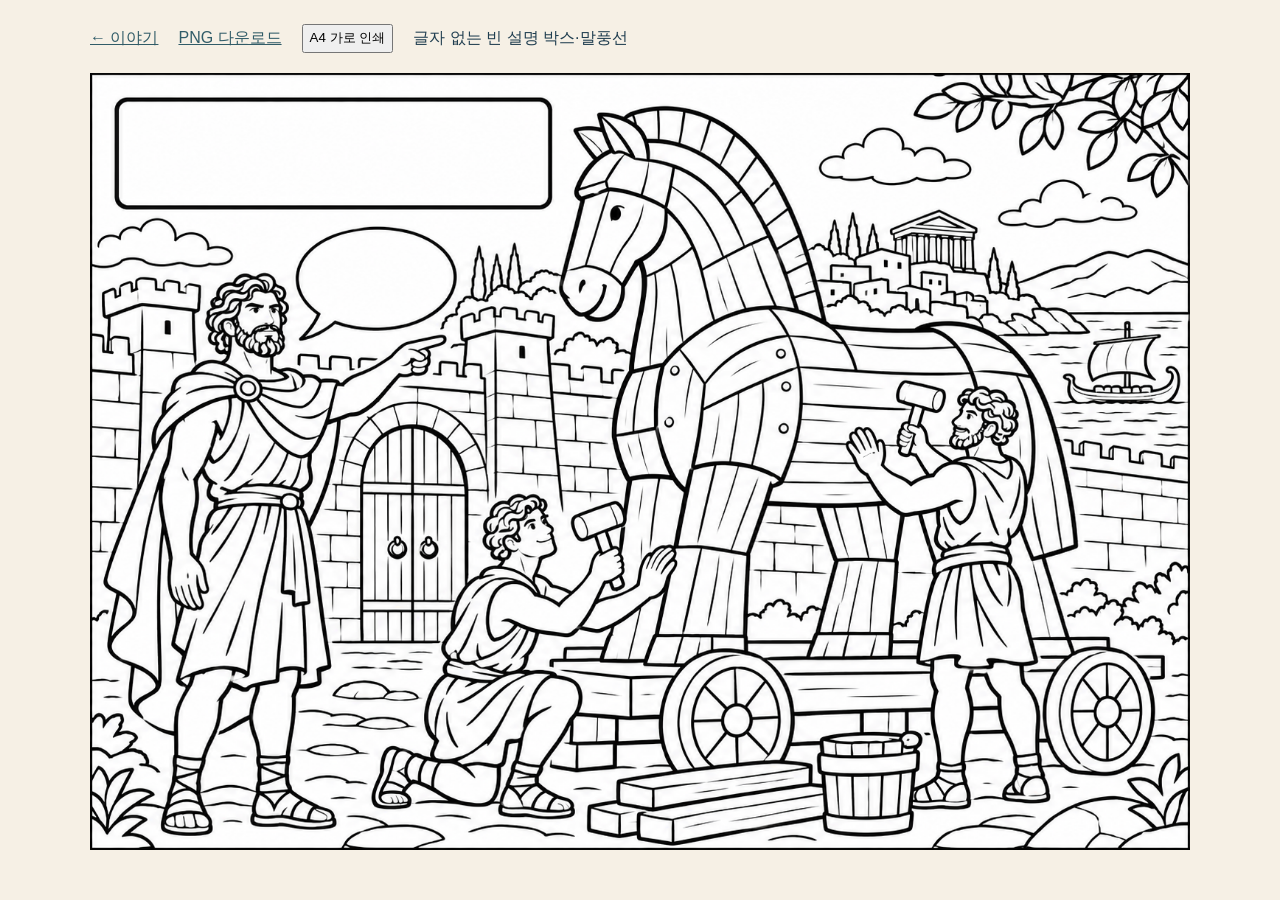
<file: coloring.html>
<!doctype html><html lang="ko"><head><meta charset="utf-8"><meta name="viewport" content="width=device-width,initial-scale=1"><title>오디세우스 · A4 가로 컬러링</title><style>body{margin:24px;background:#f6f0e5;font:16px/1.8 sans-serif;color:#203e50}nav{max-width:1100px;margin:0 auto 20px;display:flex;gap:20px;flex-wrap:wrap}a{color:#315c68}img{display:block;max-width:1100px;width:100%;height:auto;margin:auto;background:white}@page{size:A4 landscape;margin:0}@media print{body{margin:0;background:white}nav{display:none}img{width:297mm;height:210mm;max-width:none;object-fit:contain}}</style></head><body><nav><a href="./">← 이야기</a><a download="Odysseus_Wooden_Horse_A4_Landscape.png" href="assets/coloring-wooden-horse-a4.png">PNG 다운로드</a><button onclick="print()">A4 가로 인쇄</button><span>글자 없는 빈 설명 박스·말풍선</span></nav><img src="assets/coloring-wooden-horse-a4.png" alt="오디세우스와 두 목수가 트로이 목마를 만드는 장면의 흑백 컬러링 도안. 설명 박스와 말풍선은 빈칸입니다."></body></html>
</file>
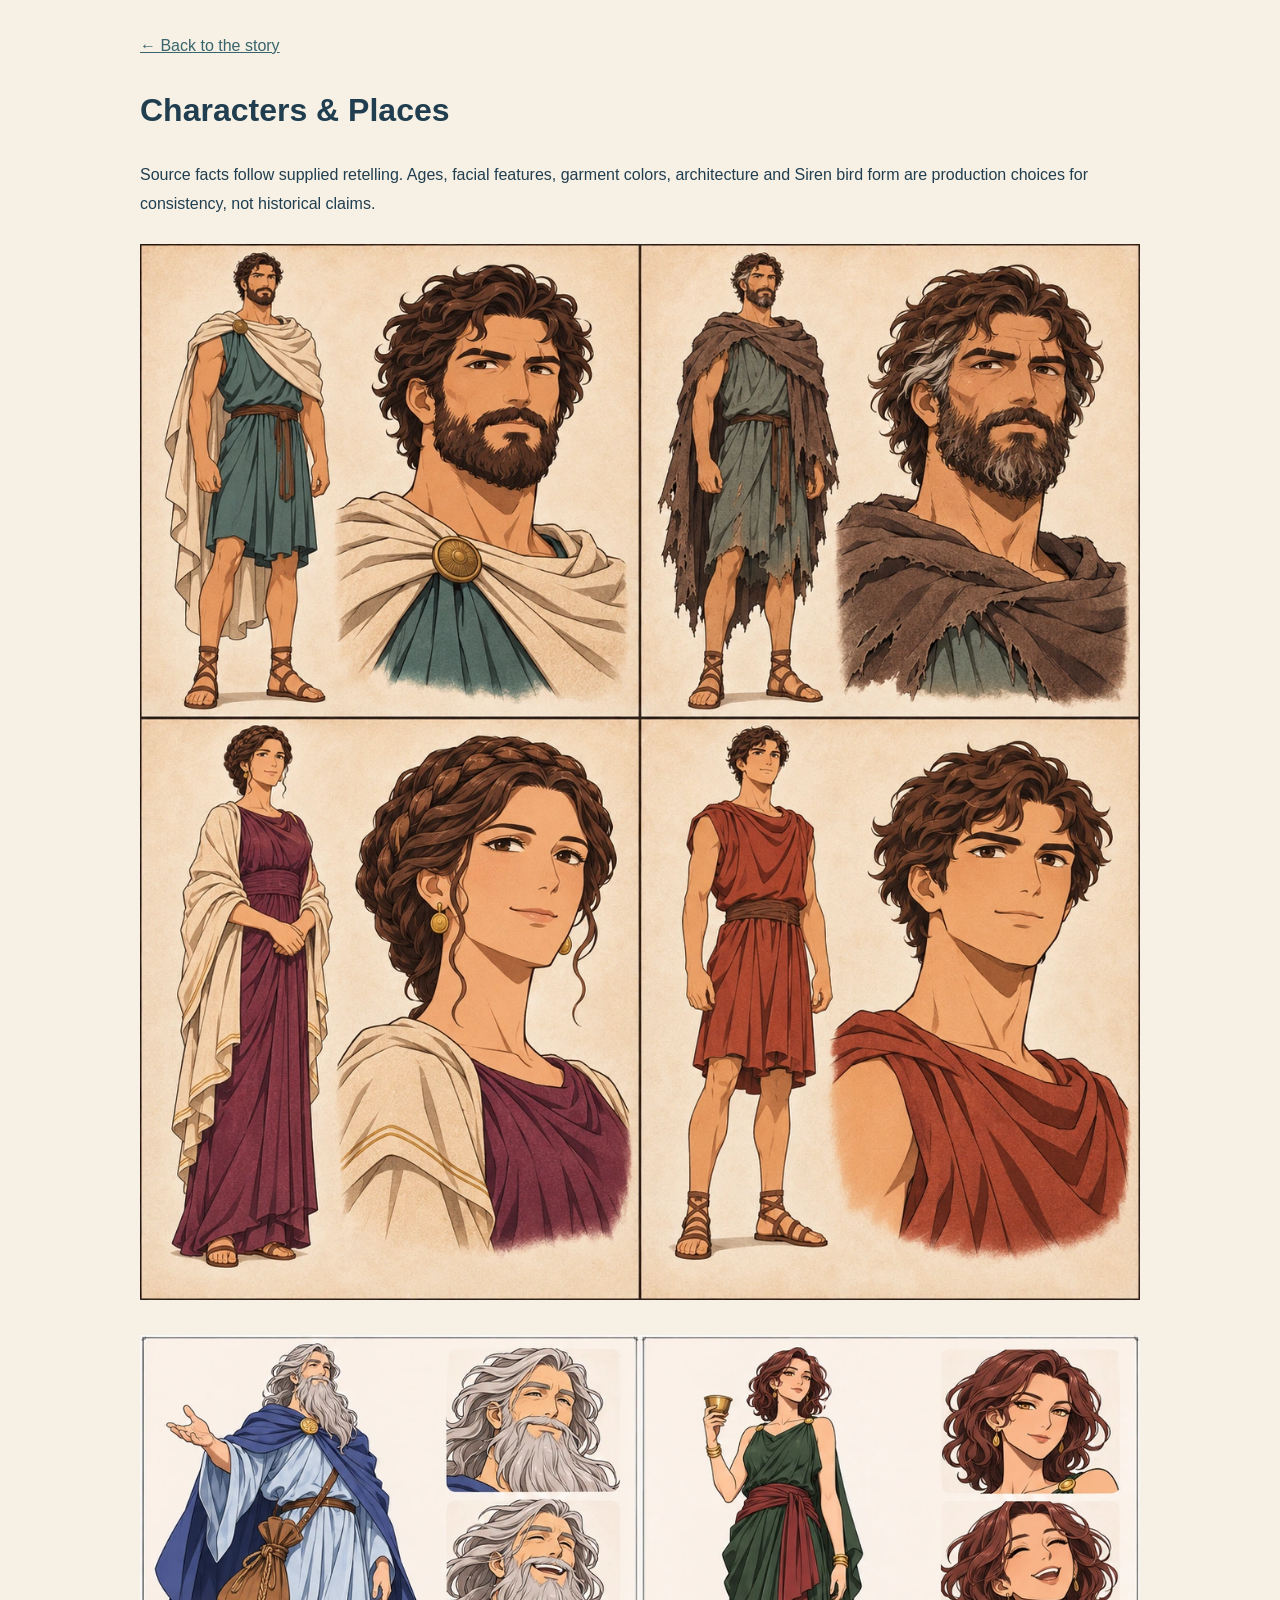
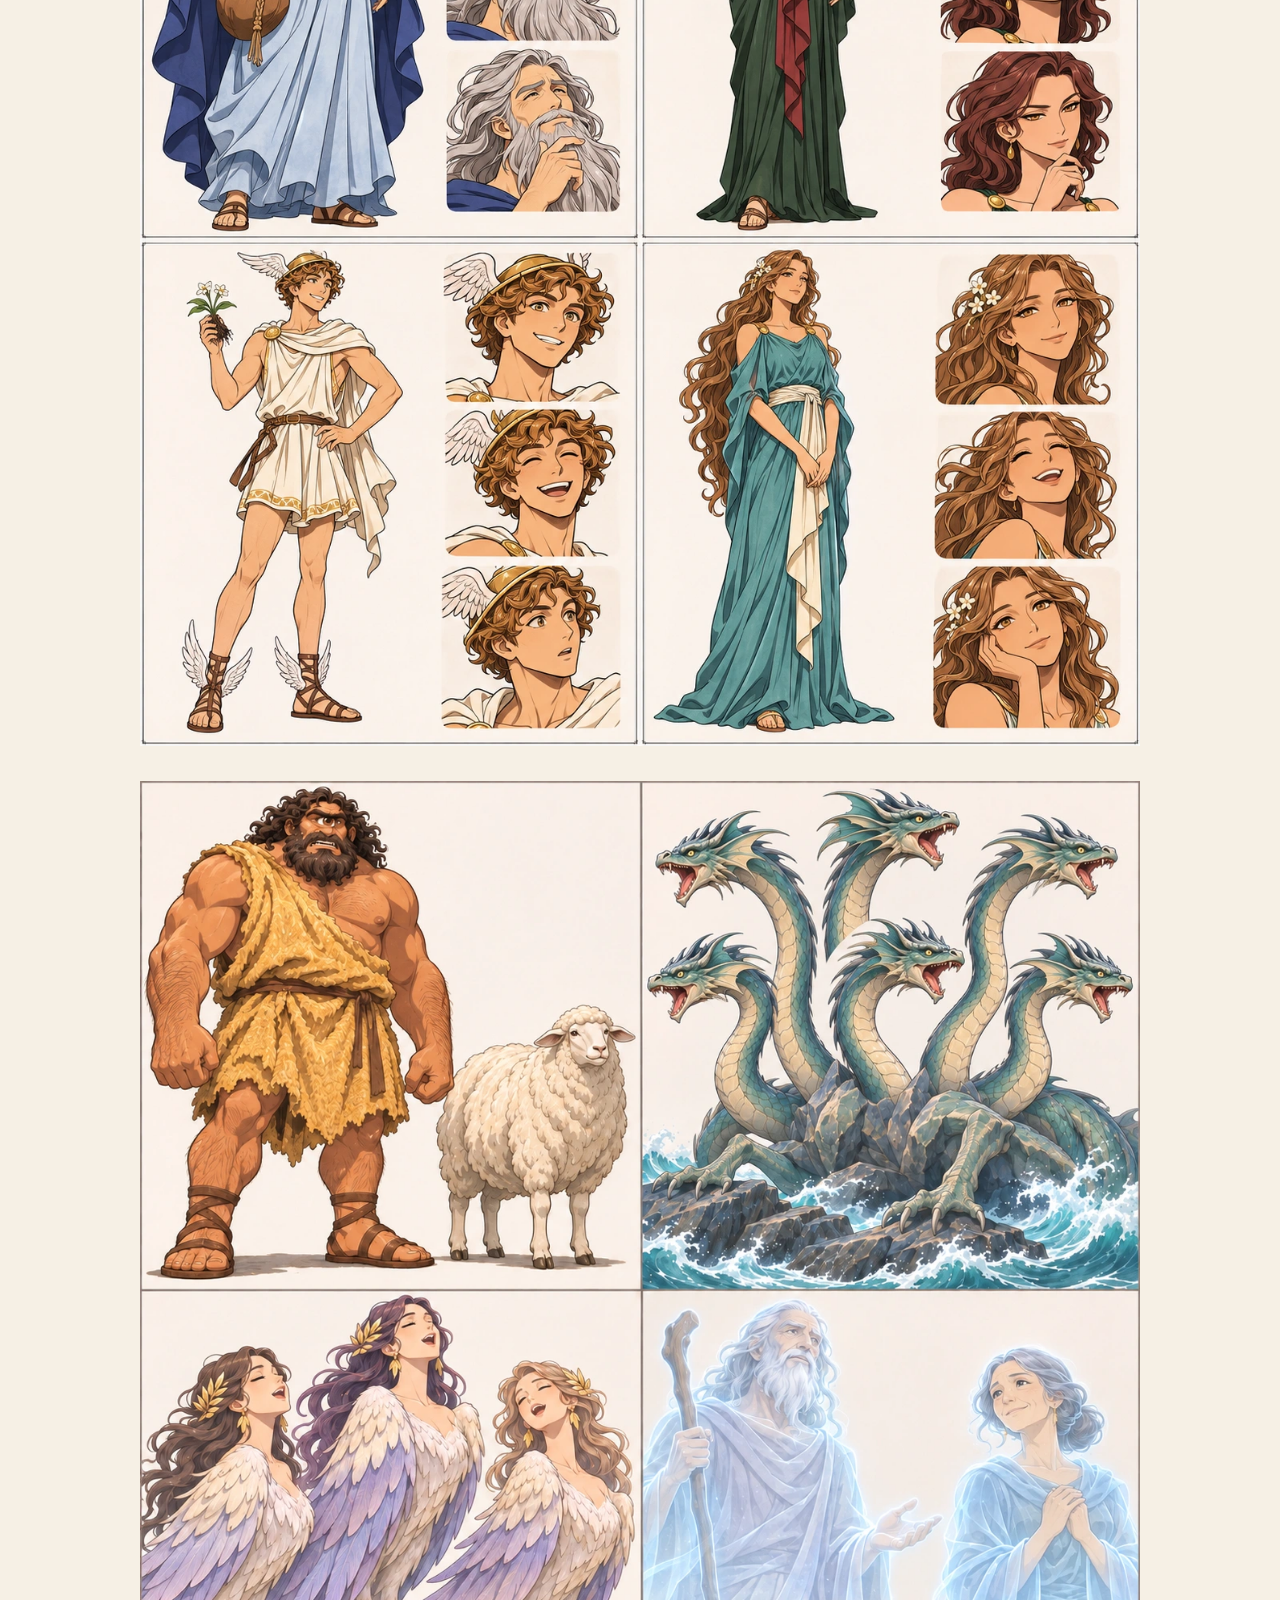
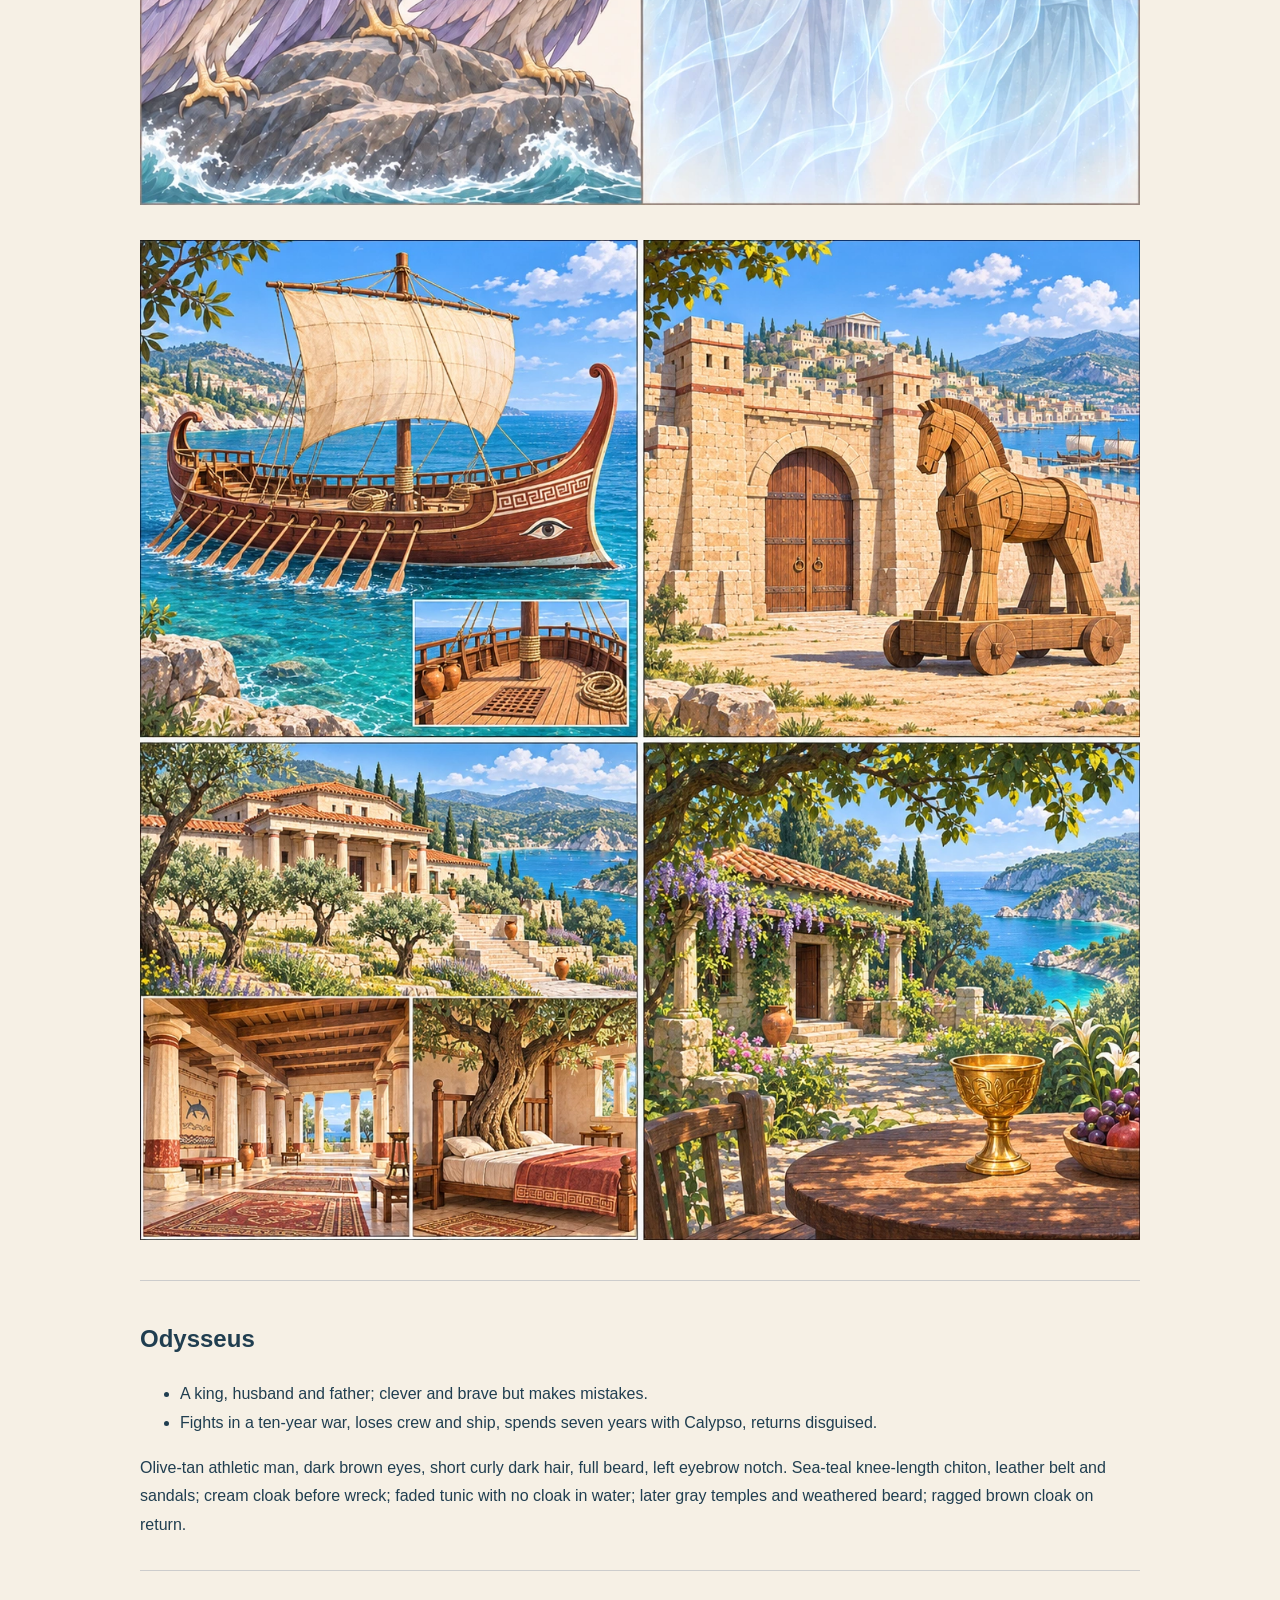
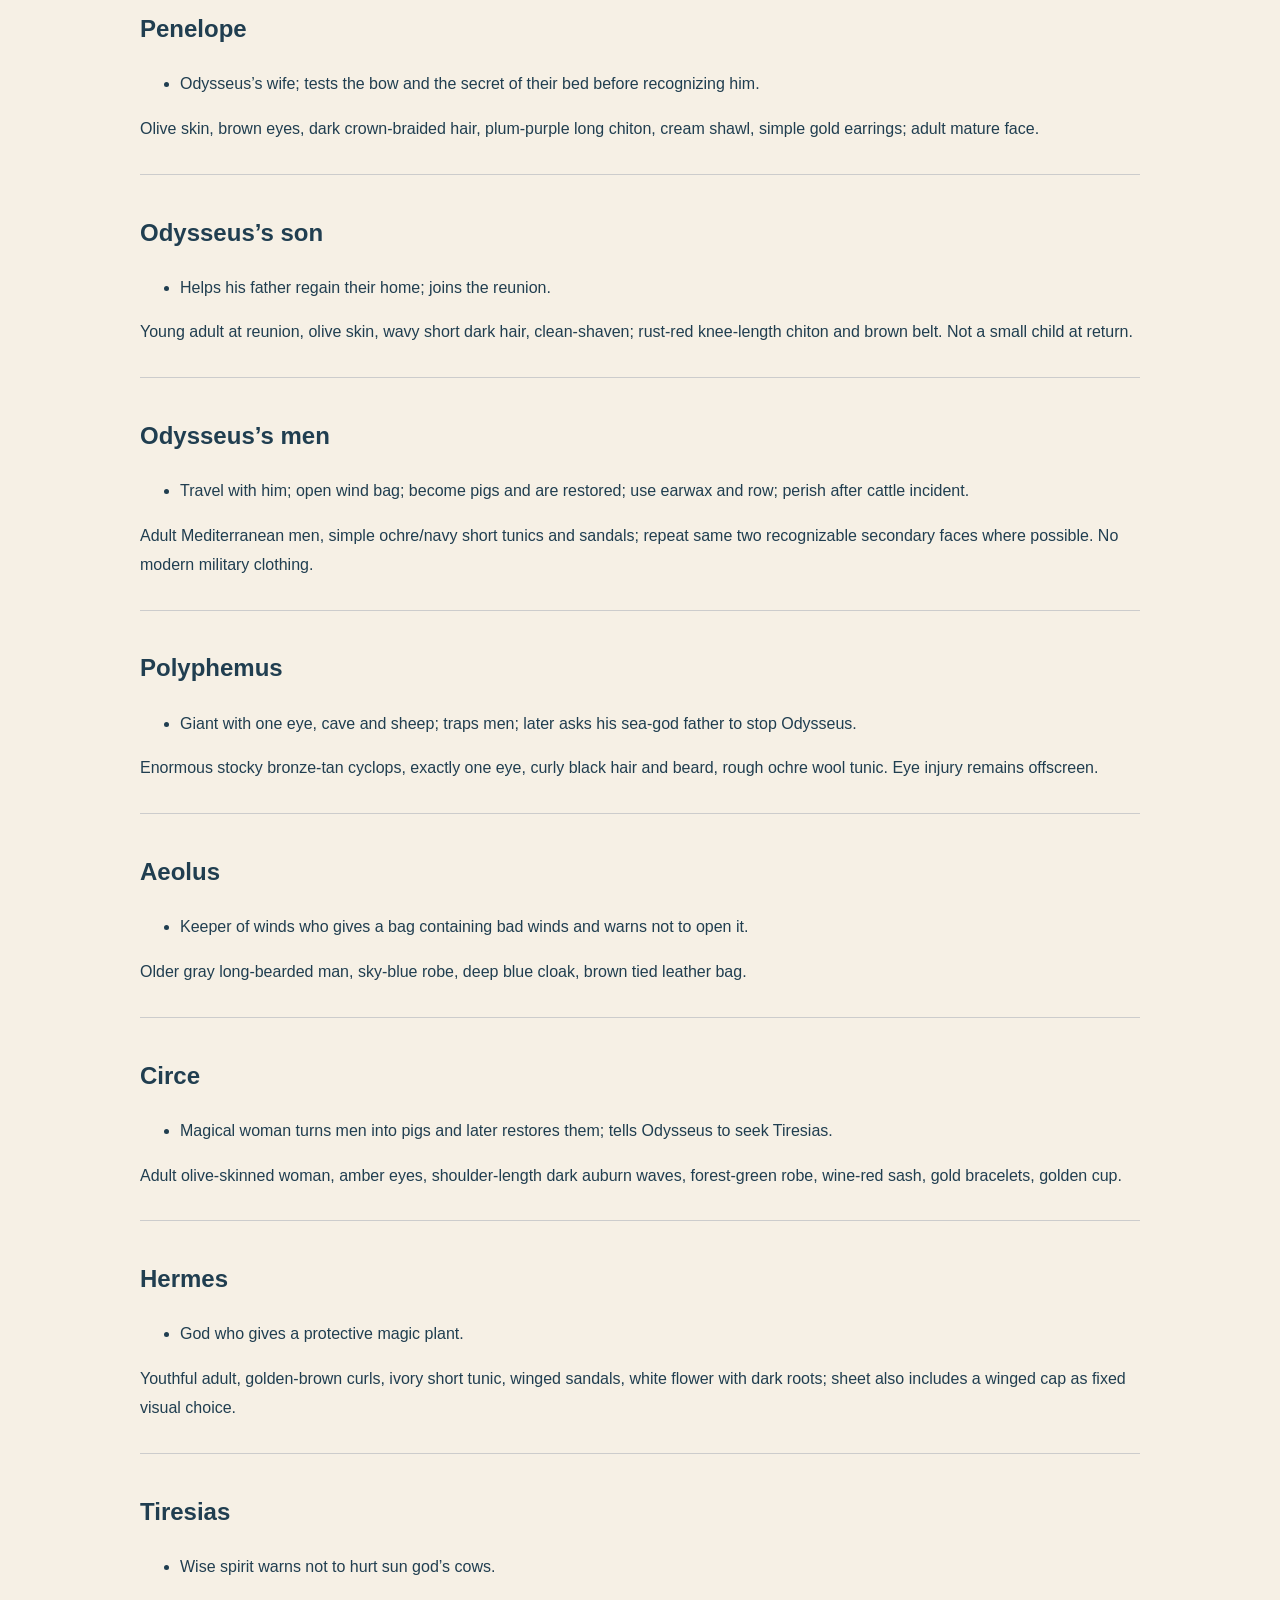
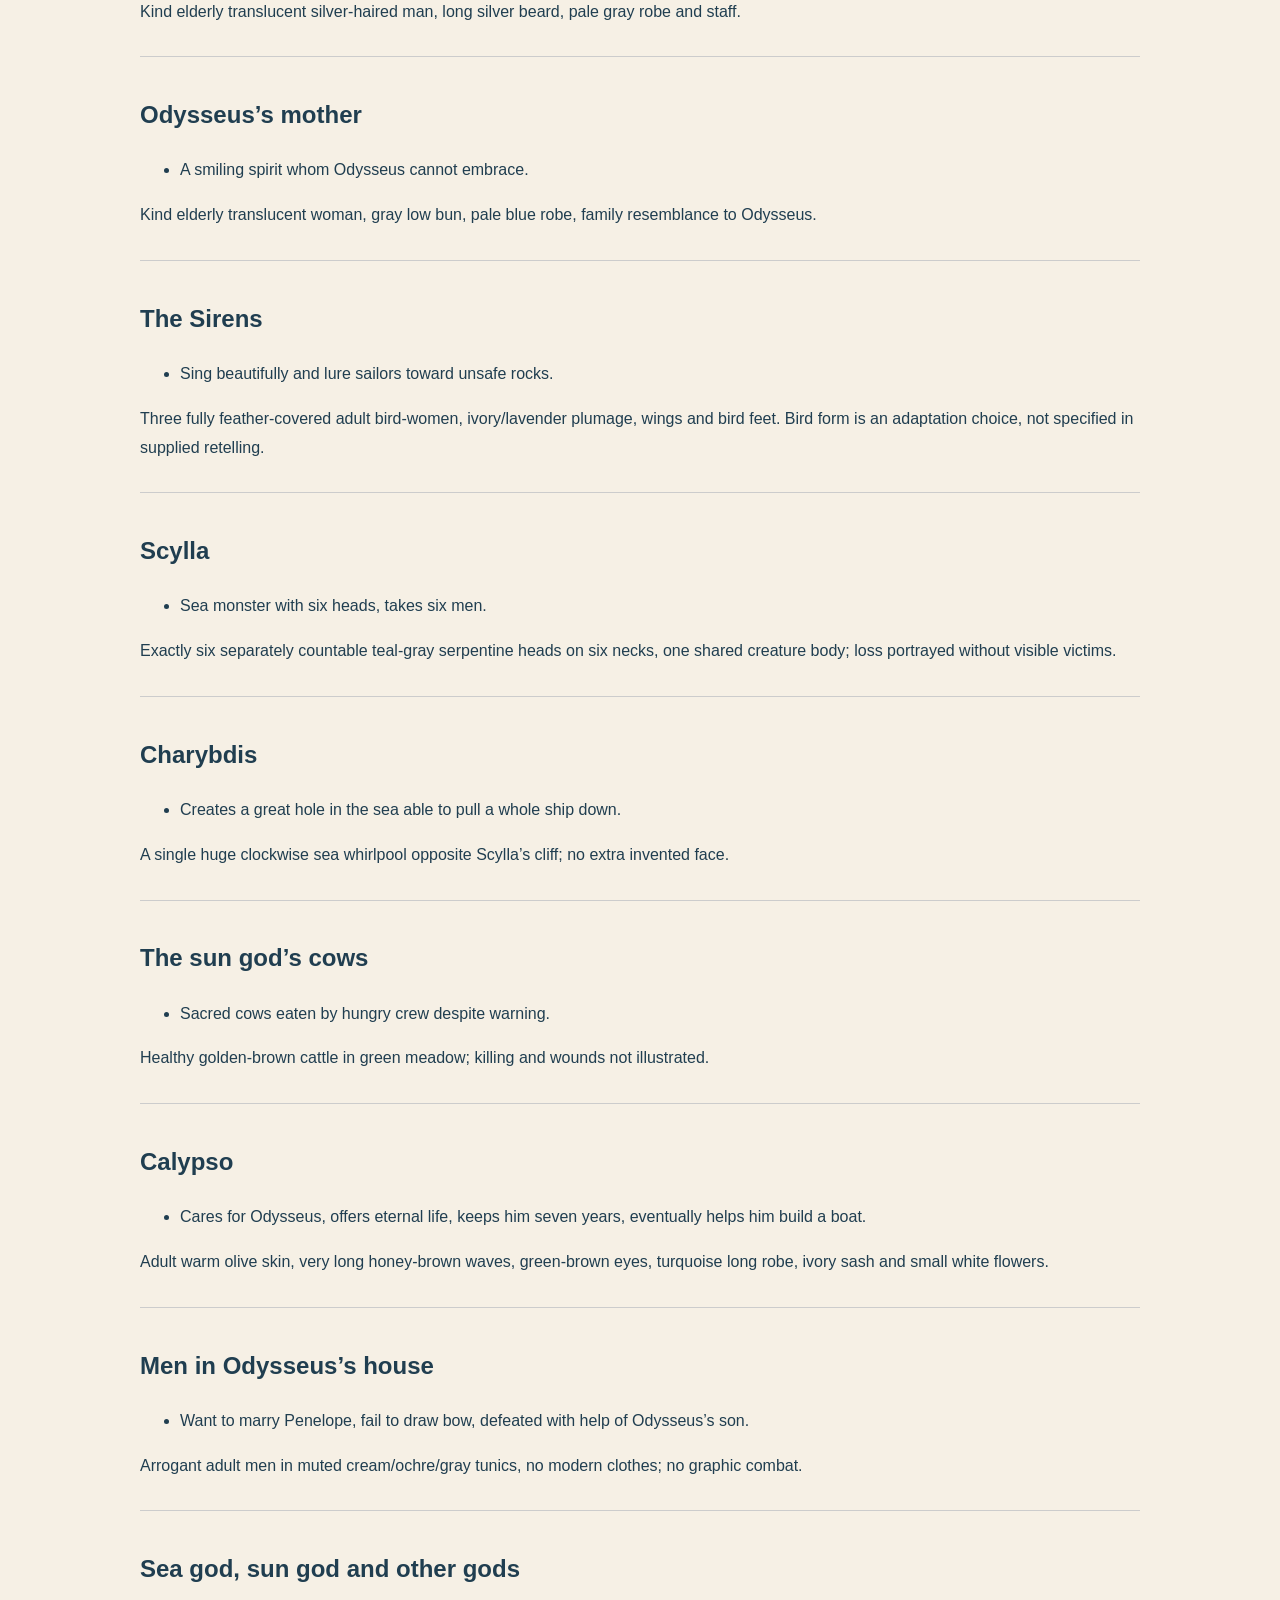
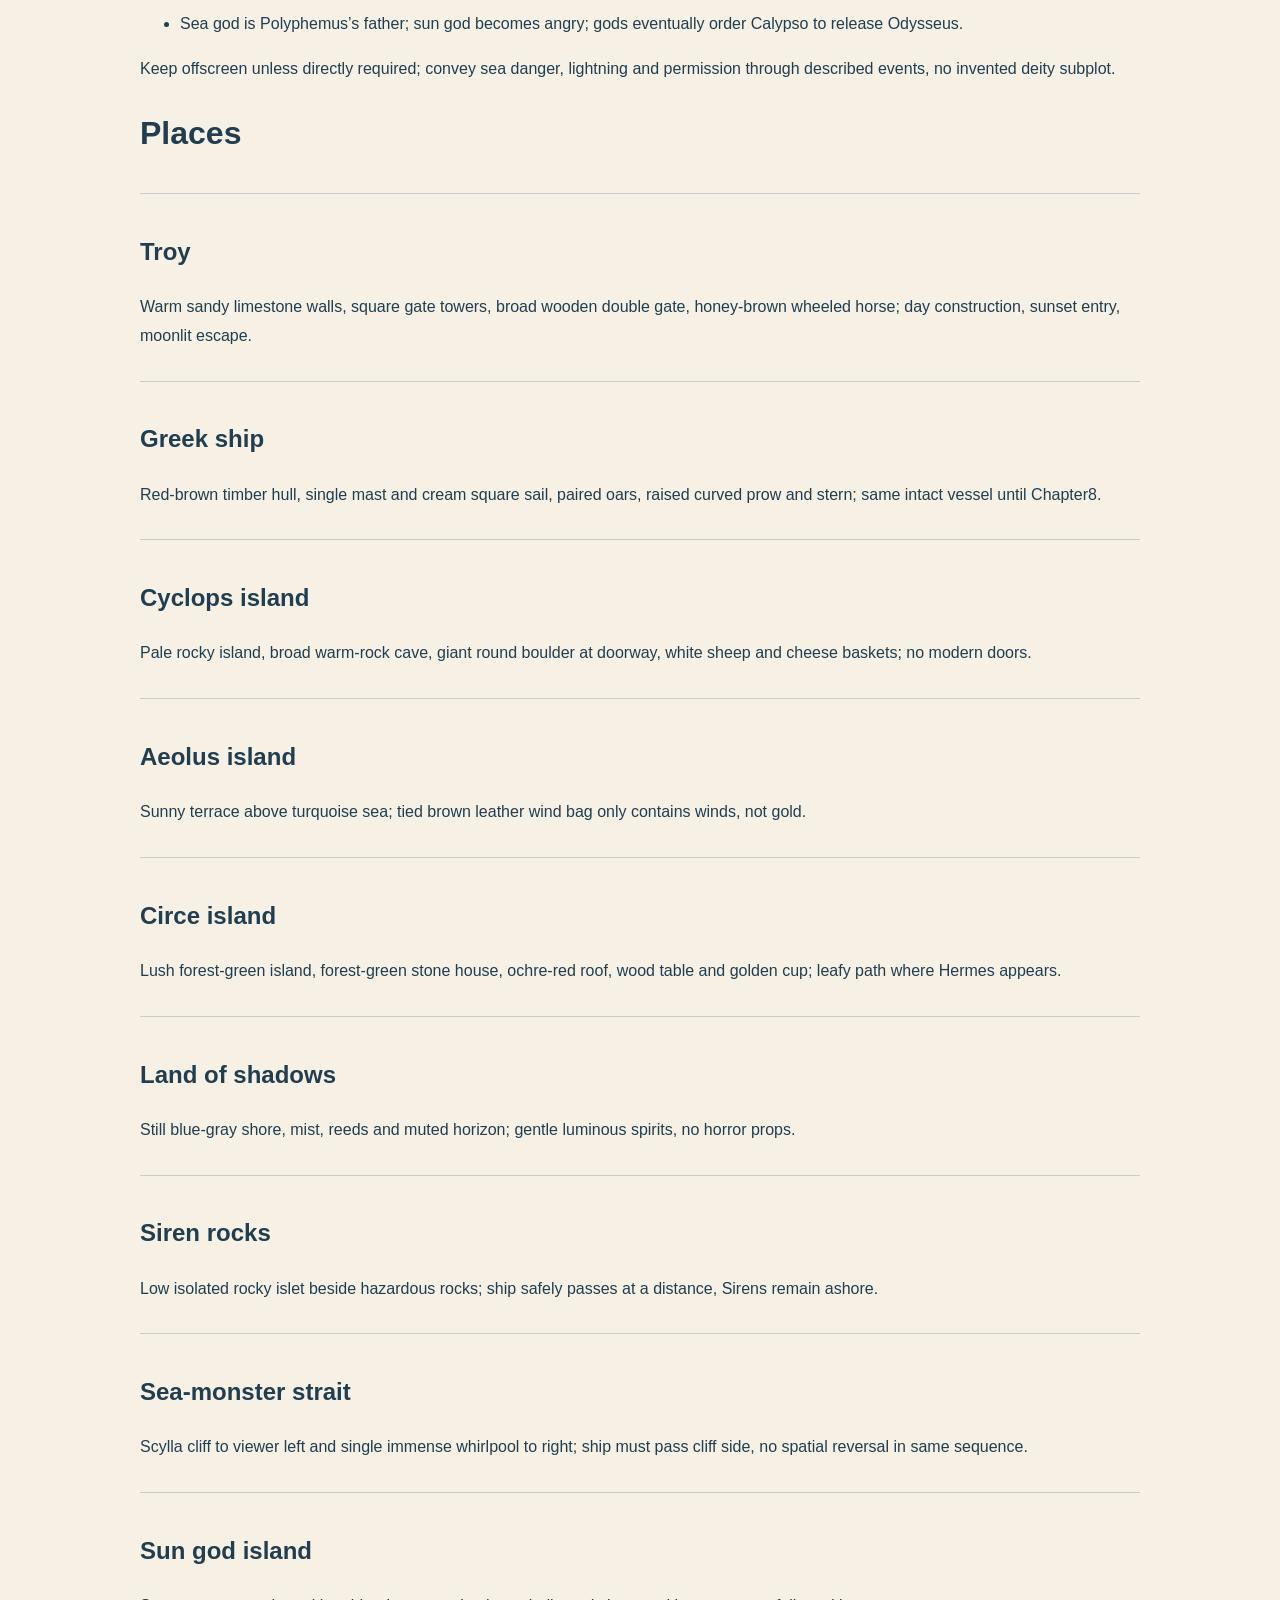
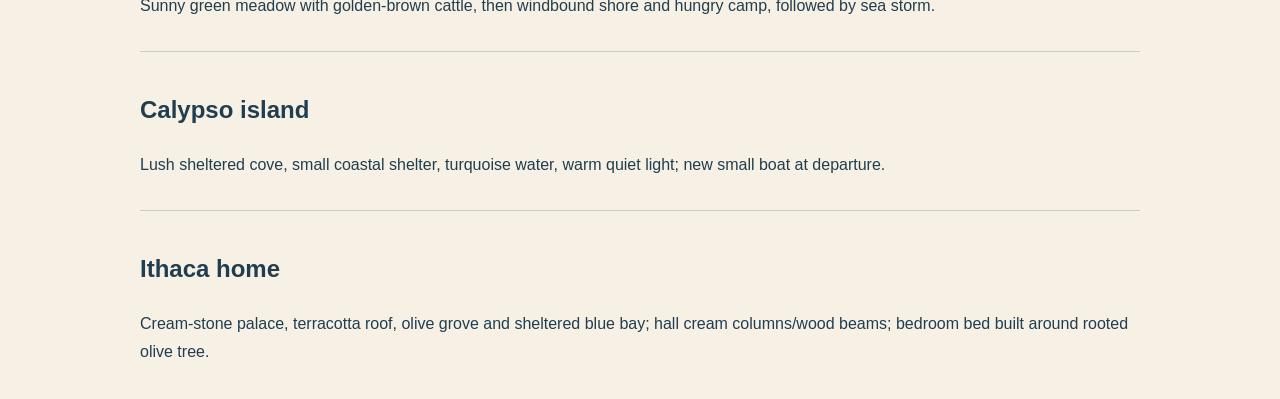
<file: production.html>
<!doctype html><html lang="en"><head><meta charset="utf-8"><meta name="viewport" content="width=device-width,initial-scale=1"><title>Odysseus · Characters and Places</title><style>body{max-width:1000px;margin:32px auto;padding:0 20px;background:#f6f0e5;color:#203e50;font:16px/1.8 sans-serif}img{max-width:100%;height:auto}figure{margin:25px 0}section{border-top:1px solid #ccc;margin-top:30px;padding-top:16px}a{color:#38646b}</style></head><body><a href="./">← Back to the story</a><h1>Characters &amp; Places</h1><p>Source facts follow supplied retelling. Ages, facial features, garment colors, architecture and Siren bird form are production choices for consistency, not historical claims.</p><figure><img src="assets/references/characters-primary.webp" alt="characters-primary consistency reference"></figure><figure><img src="assets/references/characters-magic.webp" alt="characters-magic consistency reference"></figure><figure><img src="assets/references/characters-myth.webp" alt="characters-myth consistency reference"></figure><figure><img src="assets/references/environments.webp" alt="environments consistency reference"></figure><section><h2>Odysseus</h2><ul><li>A king, husband and father; clever and brave but makes mistakes.</li><li>Fights in a ten-year war, loses crew and ship, spends seven years with Calypso, returns disguised.</li></ul><p>Olive-tan athletic man, dark brown eyes, short curly dark hair, full beard, left eyebrow notch. Sea-teal knee-length chiton, leather belt and sandals; cream cloak before wreck; faded tunic with no cloak in water; later gray temples and weathered beard; ragged brown cloak on return.</p></section><section><h2>Penelope</h2><ul><li>Odysseus’s wife; tests the bow and the secret of their bed before recognizing him.</li></ul><p>Olive skin, brown eyes, dark crown-braided hair, plum-purple long chiton, cream shawl, simple gold earrings; adult mature face.</p></section><section><h2>Odysseus’s son</h2><ul><li>Helps his father regain their home; joins the reunion.</li></ul><p>Young adult at reunion, olive skin, wavy short dark hair, clean-shaven; rust-red knee-length chiton and brown belt. Not a small child at return.</p></section><section><h2>Odysseus’s men</h2><ul><li>Travel with him; open wind bag; become pigs and are restored; use earwax and row; perish after cattle incident.</li></ul><p>Adult Mediterranean men, simple ochre/navy short tunics and sandals; repeat same two recognizable secondary faces where possible. No modern military clothing.</p></section><section><h2>Polyphemus</h2><ul><li>Giant with one eye, cave and sheep; traps men; later asks his sea-god father to stop Odysseus.</li></ul><p>Enormous stocky bronze-tan cyclops, exactly one eye, curly black hair and beard, rough ochre wool tunic. Eye injury remains offscreen.</p></section><section><h2>Aeolus</h2><ul><li>Keeper of winds who gives a bag containing bad winds and warns not to open it.</li></ul><p>Older gray long-bearded man, sky-blue robe, deep blue cloak, brown tied leather bag.</p></section><section><h2>Circe</h2><ul><li>Magical woman turns men into pigs and later restores them; tells Odysseus to seek Tiresias.</li></ul><p>Adult olive-skinned woman, amber eyes, shoulder-length dark auburn waves, forest-green robe, wine-red sash, gold bracelets, golden cup.</p></section><section><h2>Hermes</h2><ul><li>God who gives a protective magic plant.</li></ul><p>Youthful adult, golden-brown curls, ivory short tunic, winged sandals, white flower with dark roots; sheet also includes a winged cap as fixed visual choice.</p></section><section><h2>Tiresias</h2><ul><li>Wise spirit warns not to hurt sun god’s cows.</li></ul><p>Kind elderly translucent silver-haired man, long silver beard, pale gray robe and staff.</p></section><section><h2>Odysseus’s mother</h2><ul><li>A smiling spirit whom Odysseus cannot embrace.</li></ul><p>Kind elderly translucent woman, gray low bun, pale blue robe, family resemblance to Odysseus.</p></section><section><h2>The Sirens</h2><ul><li>Sing beautifully and lure sailors toward unsafe rocks.</li></ul><p>Three fully feather-covered adult bird-women, ivory/lavender plumage, wings and bird feet. Bird form is an adaptation choice, not specified in supplied retelling.</p></section><section><h2>Scylla</h2><ul><li>Sea monster with six heads, takes six men.</li></ul><p>Exactly six separately countable teal-gray serpentine heads on six necks, one shared creature body; loss portrayed without visible victims.</p></section><section><h2>Charybdis</h2><ul><li>Creates a great hole in the sea able to pull a whole ship down.</li></ul><p>A single huge clockwise sea whirlpool opposite Scylla’s cliff; no extra invented face.</p></section><section><h2>The sun god’s cows</h2><ul><li>Sacred cows eaten by hungry crew despite warning.</li></ul><p>Healthy golden-brown cattle in green meadow; killing and wounds not illustrated.</p></section><section><h2>Calypso</h2><ul><li>Cares for Odysseus, offers eternal life, keeps him seven years, eventually helps him build a boat.</li></ul><p>Adult warm olive skin, very long honey-brown waves, green-brown eyes, turquoise long robe, ivory sash and small white flowers.</p></section><section><h2>Men in Odysseus’s house</h2><ul><li>Want to marry Penelope, fail to draw bow, defeated with help of Odysseus’s son.</li></ul><p>Arrogant adult men in muted cream/ochre/gray tunics, no modern clothes; no graphic combat.</p></section><section><h2>Sea god, sun god and other gods</h2><ul><li>Sea god is Polyphemus’s father; sun god becomes angry; gods eventually order Calypso to release Odysseus.</li></ul><p>Keep offscreen unless directly required; convey sea danger, lightning and permission through described events, no invented deity subplot.</p></section><h1>Places</h1><section><h2>Troy</h2><p>Warm sandy limestone walls, square gate towers, broad wooden double gate, honey-brown wheeled horse; day construction, sunset entry, moonlit escape.</p></section><section><h2>Greek ship</h2><p>Red-brown timber hull, single mast and cream square sail, paired oars, raised curved prow and stern; same intact vessel until Chapter8.</p></section><section><h2>Cyclops island</h2><p>Pale rocky island, broad warm-rock cave, giant round boulder at doorway, white sheep and cheese baskets; no modern doors.</p></section><section><h2>Aeolus island</h2><p>Sunny terrace above turquoise sea; tied brown leather wind bag only contains winds, not gold.</p></section><section><h2>Circe island</h2><p>Lush forest-green island, forest-green stone house, ochre-red roof, wood table and golden cup; leafy path where Hermes appears.</p></section><section><h2>Land of shadows</h2><p>Still blue-gray shore, mist, reeds and muted horizon; gentle luminous spirits, no horror props.</p></section><section><h2>Siren rocks</h2><p>Low isolated rocky islet beside hazardous rocks; ship safely passes at a distance, Sirens remain ashore.</p></section><section><h2>Sea-monster strait</h2><p>Scylla cliff to viewer left and single immense whirlpool to right; ship must pass cliff side, no spatial reversal in same sequence.</p></section><section><h2>Sun god island</h2><p>Sunny green meadow with golden-brown cattle, then windbound shore and hungry camp, followed by sea storm.</p></section><section><h2>Calypso island</h2><p>Lush sheltered cove, small coastal shelter, turquoise water, warm quiet light; new small boat at departure.</p></section><section><h2>Ithaca home</h2><p>Cream-stone palace, terracotta roof, olive grove and sheltered blue bay; hall cream columns/wood beams; bedroom bed built around rooted olive tree.</p></section></body></html>
</file>
